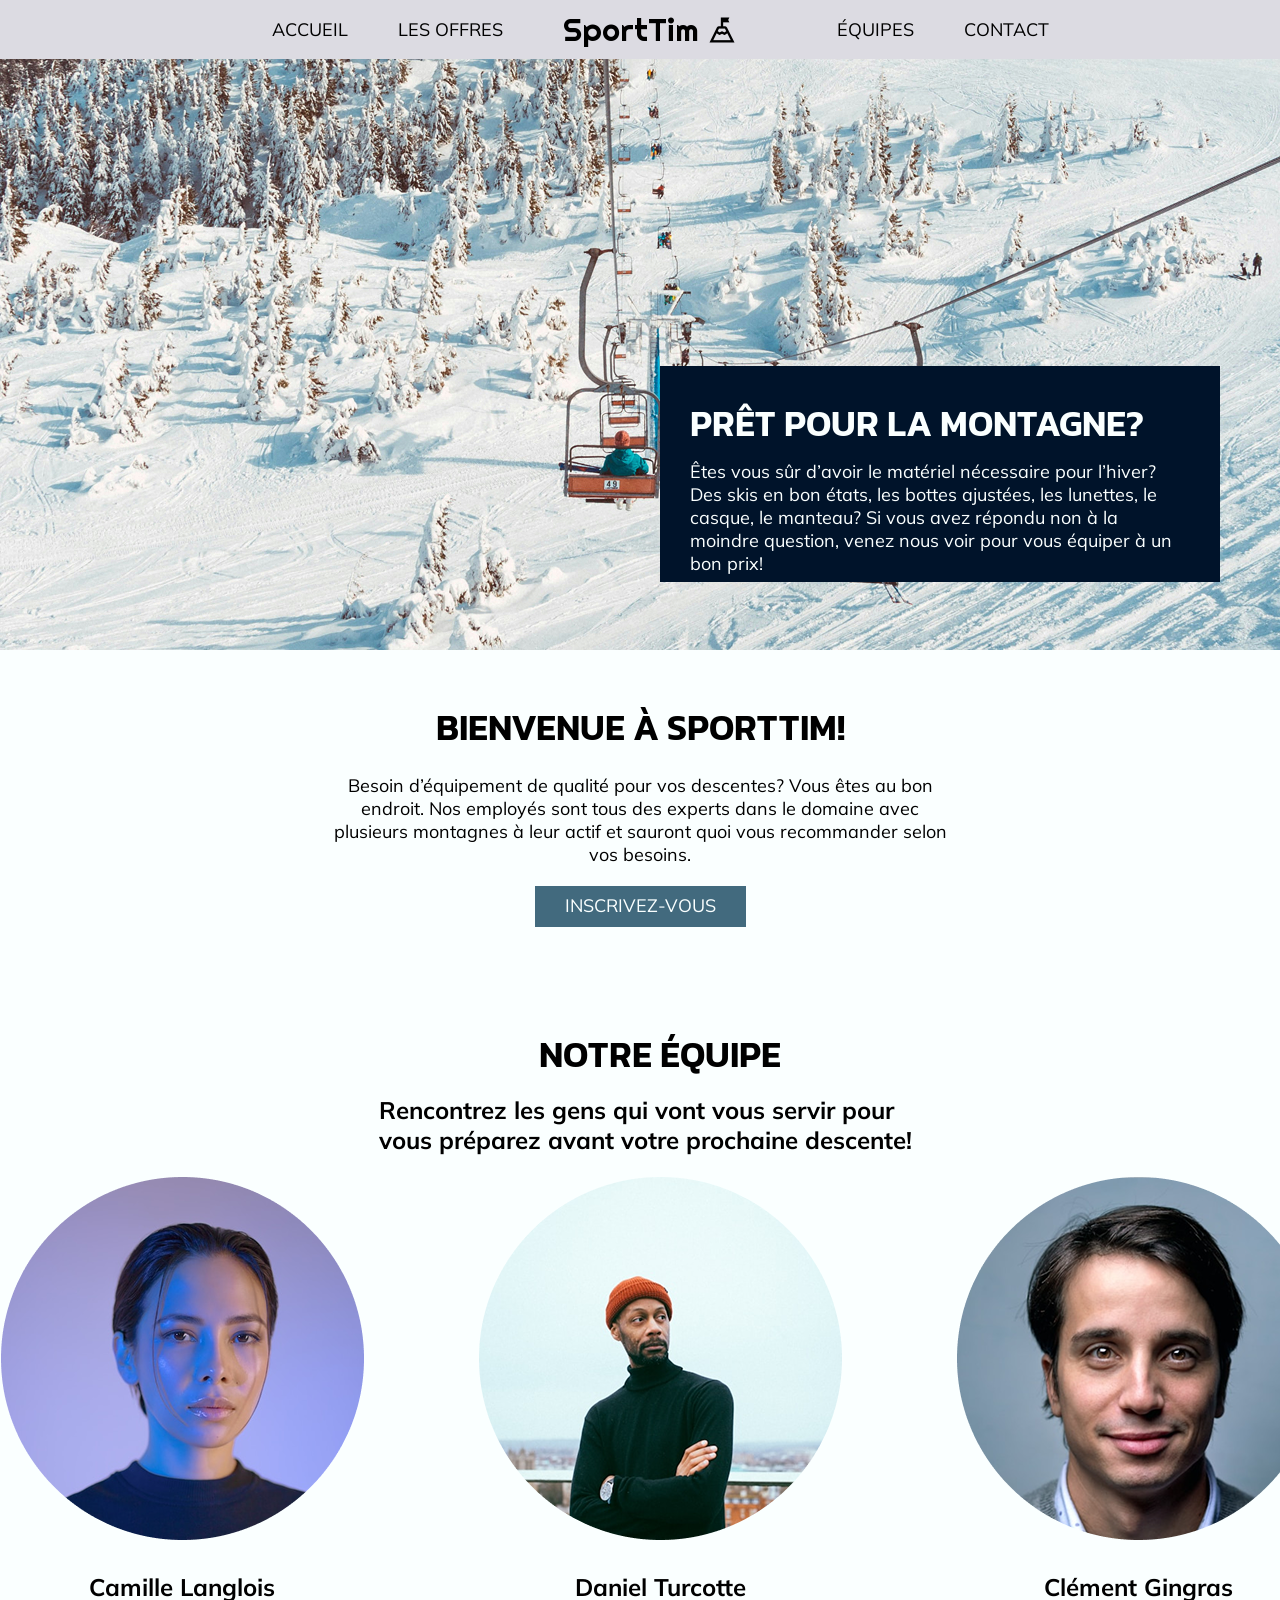
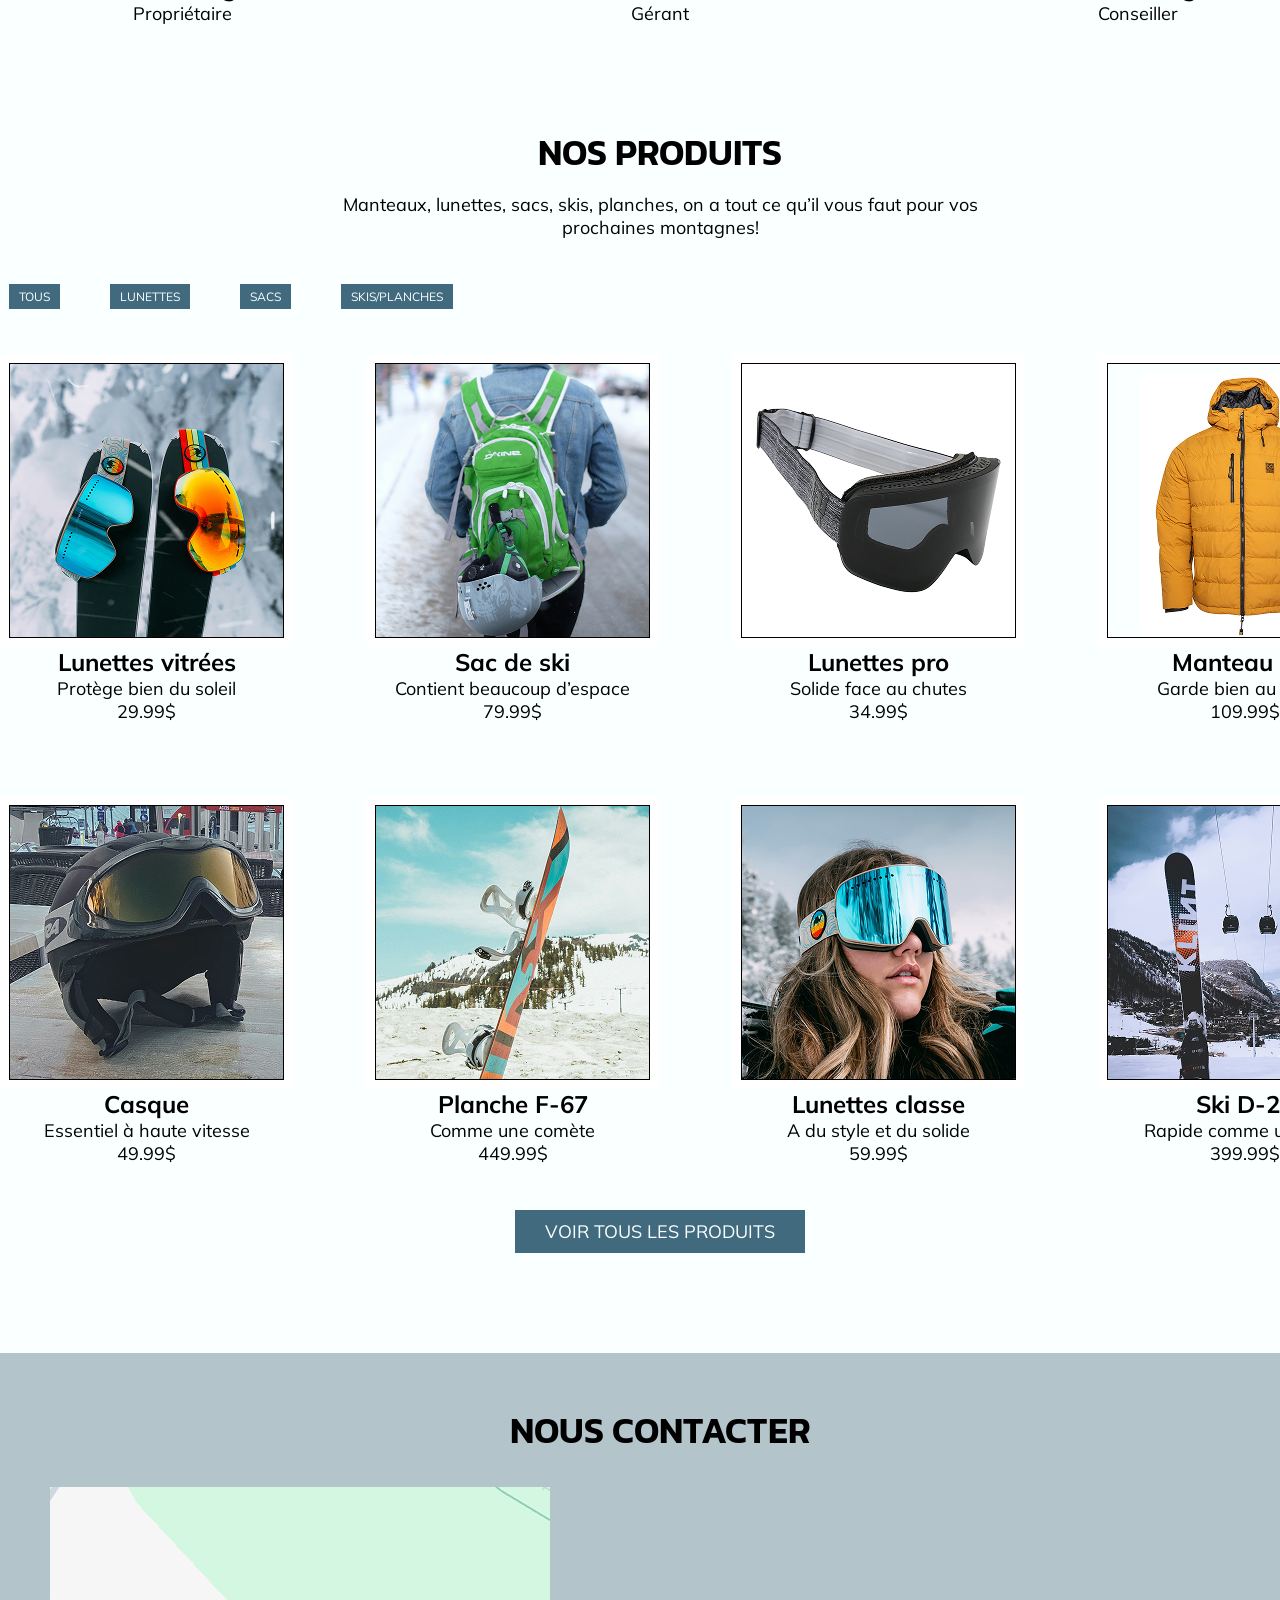
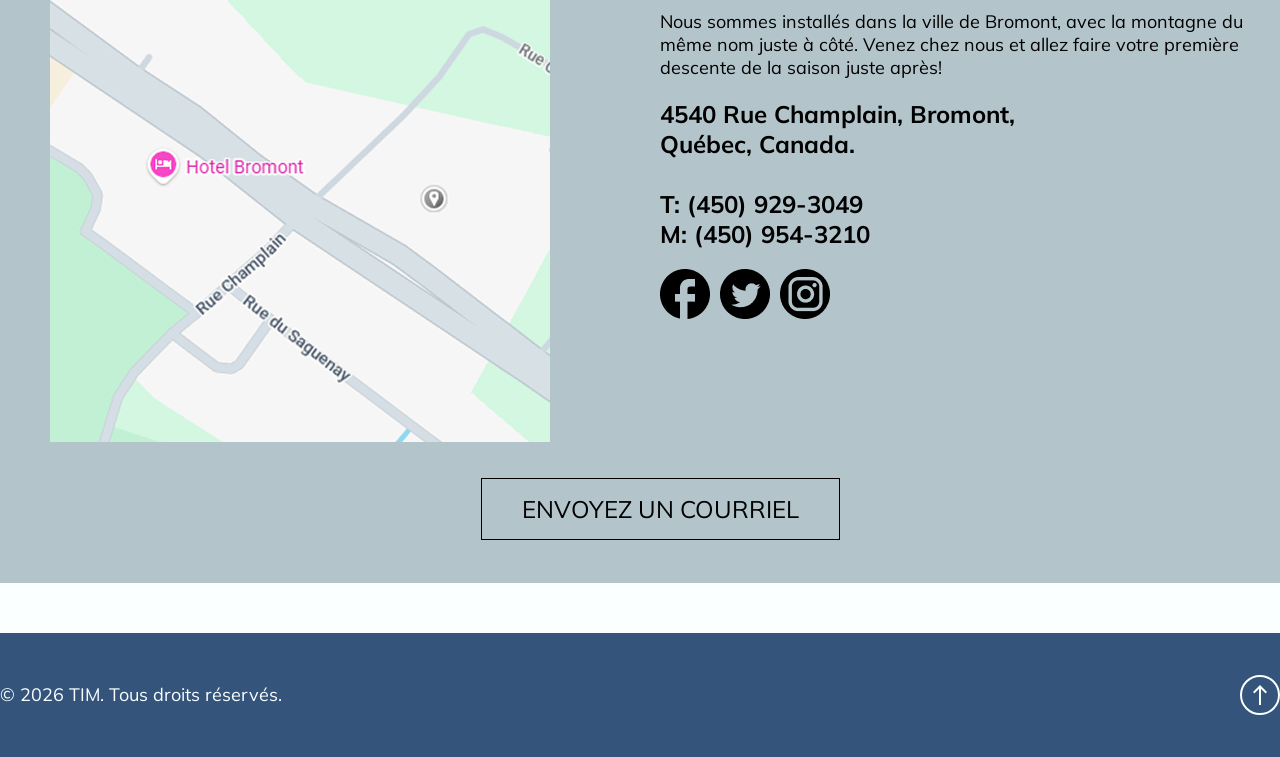
<file: index.html>
<!doctype html>
<html lang="fr">
  <head>
    <meta charset="UTF-8" />
    <meta name="viewport" content="width=device-width, initial-scale=1.0" />
    <title>SportTim</title>
    <link rel="preconnect" href="https://fonts.googleapis.com" />
    <link rel="preconnect" href="https://fonts.gstatic.com" crossorigin />
    <link
      href="https://fonts.googleapis.com/css2?family=Kanit:ital,wght@0,100;0,200;0,300;0,400;0,500;0,600;0,700;0,800;0,900;1,100;1,200;1,300;1,400;1,500;1,600;1,700;1,800;1,900&family=Mulish:ital,wght@0,200..1000;1,200..1000&family=Righteous&display=swap"
      rel="stylesheet"
    />
    <link
      rel="stylesheet"
      href="https://fonts.googleapis.com/css2?family=Material+Symbols+Outlined:opsz,wght,FILL,GRAD@20..48,100..700,0..1,-50..200"
    />
    <script src="scripts.js" defer></script>
    <link rel="stylesheet" href="styles/normalize.css" />
    <link rel="stylesheet" href="styles/style.css" />
  </head>
  <body>
    <!--   HEADER  -->
    <header>
      <div class="boiteNav">
        <nav>
          <ul>
            <li><a href="index.html">Accueil</a></li>
            <li><a href="liste-articles.html">Les offres</a></li>
          </ul>
        </nav>

        <a href="index.html" class="logo">
          SportTim
          <span class="mountain material-symbols-outlined">
            mountain_flag
          </span>
        </a>

        <nav>
          <ul>
            <li><a href="#equipe">Équipes</a></li>
            <li><a href="#contact">Contact</a></li>
          </ul>
        </nav>
      </div>
    </header>

    <!--   HERO  -->

    <section class="hero">
      <div class="wrapper">
        <div class="contenu">
          <h2>Prêt pour la montagne?</h2>
          <p>
            Êtes vous sûr d’avoir le matériel nécessaire pour l’hiver? Des skis
            en bon états, les bottes ajustées, les lunettes, le casque, le
            manteau? Si vous avez répondu non à la moindre question, venez nous
            voir pour vous équiper à un bon prix!
          </p>
        </div>
      </div>
    </section>

    <!--   INSCRIPTION  -->

    <section class="inscription">
      <div class="wrapper">
        <h2>Bienvenue à SportTim!</h2>

        <p>
          Besoin d’équipement de qualité pour vos descentes? Vous êtes au bon
          endroit. Nos employés sont tous des experts dans le domaine avec
          plusieurs montagnes à leur actif et sauront quoi vous recommander
          selon vos besoins.
        </p>

        <button>Inscrivez-vous</button>
      </div>
    </section>

    <!--   ÉQUIPE  -->

    <section class="equipe" id="equipe">
      <div class="wrapper">
        <div class="titreEquipe">
          <h2>Notre équipe</h2>
          <h3>
            Rencontrez les gens qui vont vous servir pour vous préparez avant
            votre prochaine descente!
          </h3>
        </div>

        <div class="carousel">
          <article>
            <img class="employe" src="images/Camille.png" alt="" />
            <h3>Camille Langlois</h3>
            <p>Propriétaire</p>
          </article>
          <article>
            <img class="employe" src="images/Daniel.png" alt="" />
            <h3>Daniel Turcotte</h3>
            <p>Gérant</p>
          </article>
          <article>
            <img class="employe" src="images/Clément.png" alt="" />
            <h3>Clément Gingras</h3>
            <p>Conseiller</p>
          </article>
        </div>
      </div>
    </section>

    <!--   PRODUITS  -->

    <section class="produits">
      <div class="wrapper">
        <div class="titreProduits">
          <h2>Nos produits</h2>
          <p>
            Manteaux, lunettes, sacs, skis, planches, on a tout ce qu’il vous
            faut pour vos prochaines montagnes!
          </p>
        </div>
        <div class="navProduits">
          <a>Tous</a><a>Lunettes</a><a>Sacs</a><a>Skis/planches</a>
        </div>
        <div class="cases">
          <article class="cartes">
            <a href="fiche-produit.html" class="card">
                <div class="hover">
                <span class="material-symbols-outlined">add_2</span>
              </div>
              <img src="images/lunetteVitre.png" alt=""
            /></a>
            <h3>Lunettes vitrées</h3>
            <p>Protège bien du soleil</p>
            <p>29.99$</p>
          </article>
          <article class="cartes">
            <a href="fiche-produit.html" class="card">
                <img src="images/sac.png" alt=""/>
                            <div class="hover">
                <span class="material-symbols-outlined">add_2</span>
              </div></a>
            <h3>Sac de ski</h3>
            <p>Contient beaucoup d’espace</p>
            <p>79.99$</p>
          </article>
          <article class="cartes">
            <a href="fiche-produit.html" class="card"><img src="images/lunettePro.png" alt=""
            />                <div class="hover">
                <span class="material-symbols-outlined">add_2</span>
              </div></a>
            <h3>Lunettes pro</h3>
            <p>Solide face au chutes</p>
            <p>34.99$</p>
          </article>
          <article class="cartes">
            <a href="fiche-produit.html" class="card">
                <img src="images/manteau.png" alt=""/>
            <div class="hover">
                <span class="material-symbols-outlined">add_2</span>
              </div></a>
            <h3>Manteau pro</h3>
            <p>Garde bien au chaud</p>
            <p>109.99$</p>
          </article>
          <article class="cartes">
            <a href="fiche-produit.html" class="card">
                <img src="images/casque.png" alt=""/>
                <div class="hover">
                <span class="material-symbols-outlined">add_2</span>
              </div></a>
            <h3>Casque</h3>
            <p>Essentiel à haute vitesse</p>
            <p>49.99$</p>
          </article>
          <article class="cartes">
            <a href="fiche-produit.html" class="card"
              ><img src="images/planche.png" alt=""
            />                <div class="hover">
                <span class="material-symbols-outlined">add_2</span>
              </div></a>
            <h3>Planche F-67</h3>
            <p>Comme une comète</p>
            <p>449.99$</p>
          </article>
          <article class="cartes">
            <a href="fiche-produit.html" class="card"
              ><img src="images/lunetteClasse.png" alt=""
            />                <div class="hover">
                <span class="material-symbols-outlined">add_2</span>
              </div></a>
            <h3>Lunettes classe</h3>
            <p>A du style et du solide</p>
            <p>59.99$</p>
          </article>
          <article class="cartes">
            <a href="fiche-produit.html" class="card"
              ><img src="images/ski.png" alt=""
            />                <div class="hover">
                <span class="material-symbols-outlined">add_2</span>
              </div></a>
            <h3>Ski D-29</h3>
            <p>Rapide comme un éclair</p>
            <p>399.99$</p>
          </article>
        </div>
        <a class="ctaProduits" href="liste-articles.html"
          >Voir tous les produits</a
        >
      </div>
    </section>

    <!--   CONTACTER  -->

    <section class="contacter" id="contact">
      <div class="wrapper">
        <div class="conteneurContact">
          <h2>Nous contacter</h2>
          <div class="colonnes">
            <div class="colonne1">
              <img src="images/map.png" alt="" />
            </div>
            <div class="colonne2">
              <p>
                Nous sommes installés dans la ville de Bromont, avec la montagne
                du même nom juste à côté. Venez chez nous et allez faire votre
                première descente de la saison juste après!
              </p>

              <div class="adresse">
                <h3>4540 Rue Champlain, Bromont, Québec, Canada.</h3>
                <div class="telephone">
                  <h3>T: (450) 929-3049</h3>
                  <h3>M: (450) 954-3210</h3>
                </div>
              </div>

              <div class="nav-social">
                <a href="https://www.facebook.com/" target="_blank"
                  ><img src="images/facebook.png" alt=""
                /></a>
                <a href="https://x.com/" target="_blank"
                  ><img src="images/twitter.png" alt=""
                /></a>
                <a href="https://www.instagram.com/" target="_blank"
                  ><img src="images/insta.png" alt=""
                /></a>
              </div>
            </div>
          </div>

          <a href="mailto:2289367@cegepmontpetit.ca" class="courriel"
            >Envoyez un courriel</a
          >
        </div>
      </div>
    </section>

    <!--   FOOTER  -->

    <footer>
      <div class="wrapper">
        <p>© 2026 TIM. Tous droits réservés.</p>

        <a href="#"><span class="material-symbols-outlined">north</span></a>
      </div>
    </footer>

    <!--   MODALE  -->

    <div class="modal"></div>
  </body>
</html>
</file>
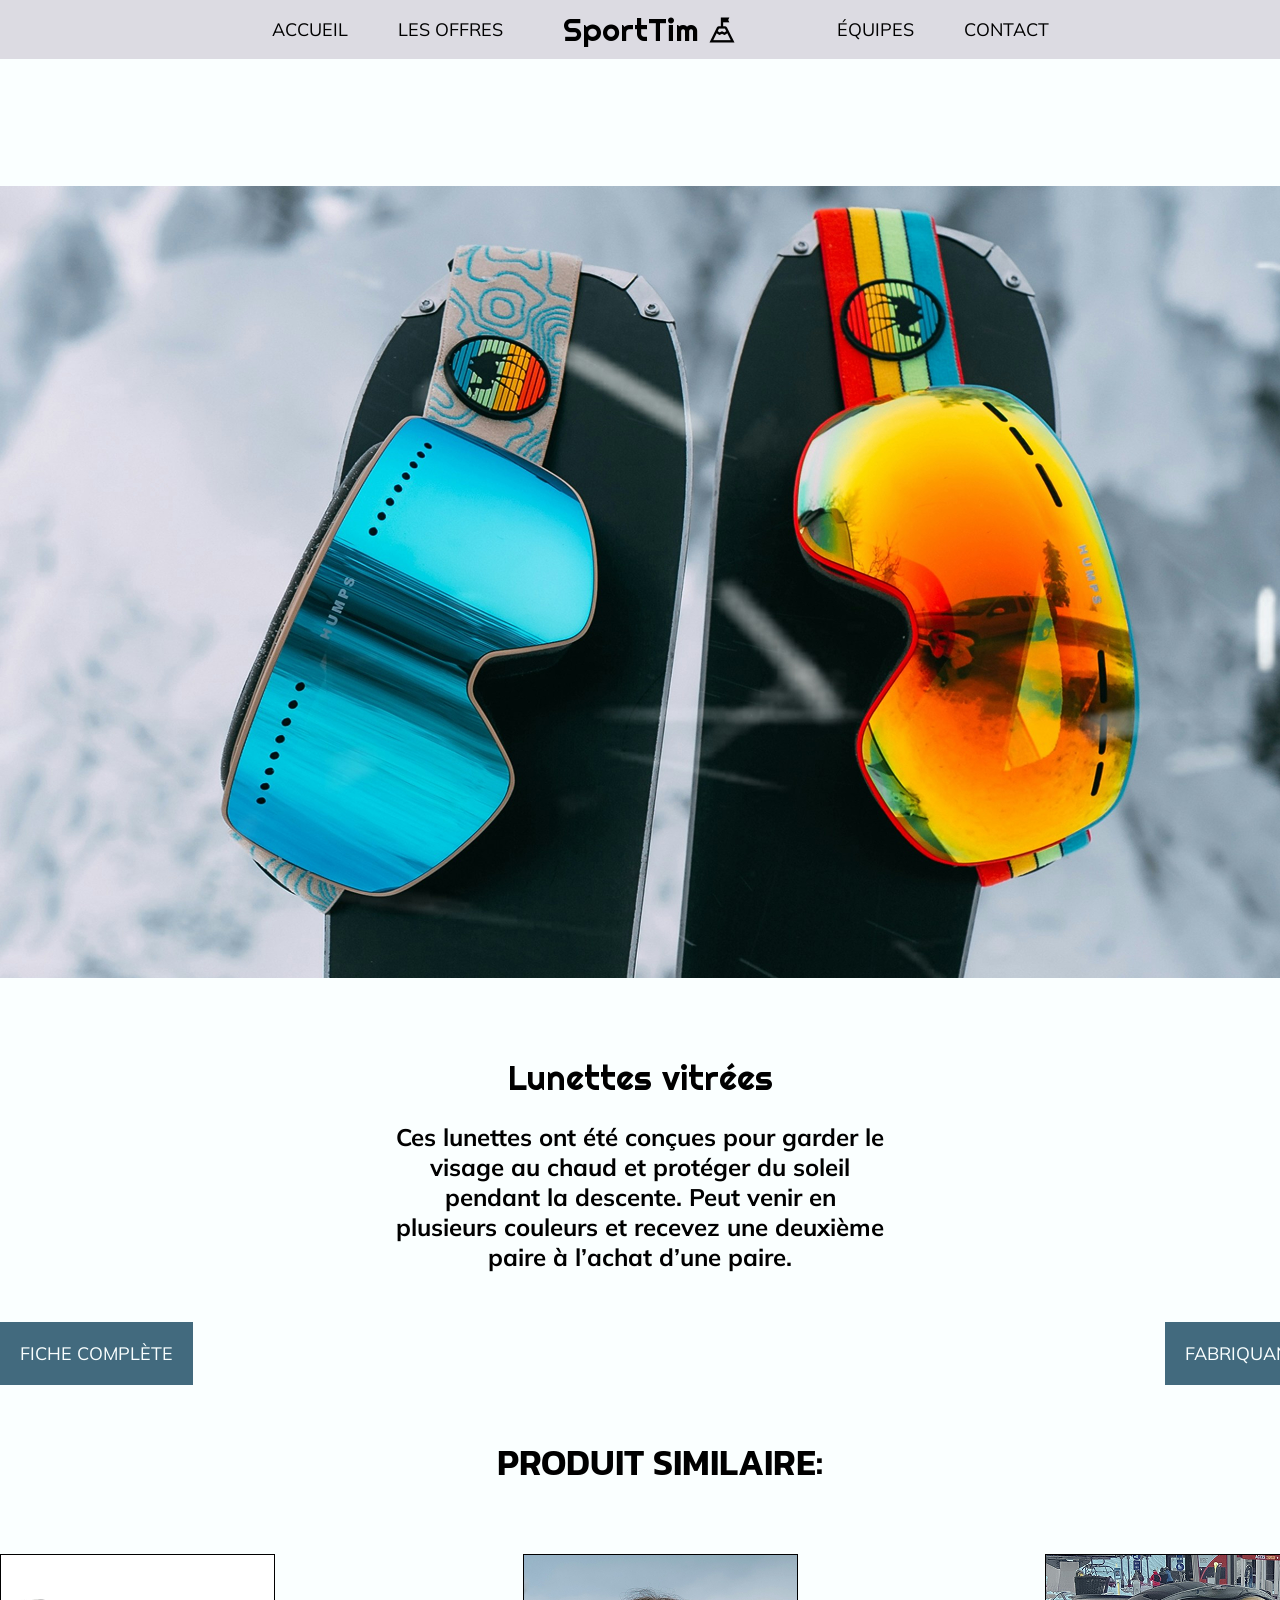
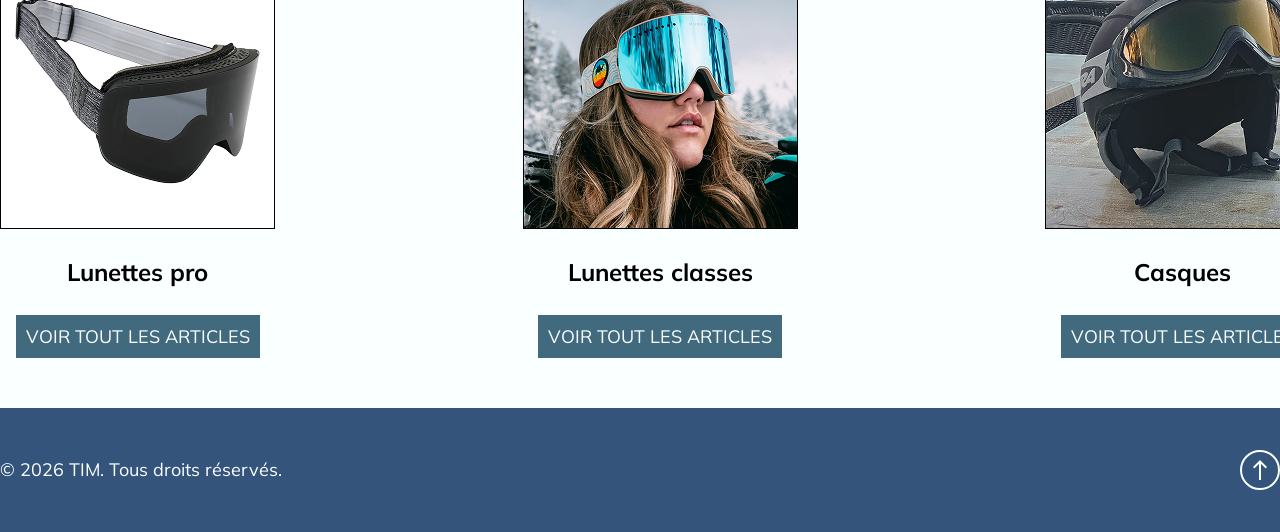
<file: fiche-produit.html>
<!DOCTYPE html>
<html lang="fr">
<head>
    <meta charset="UTF-8">
    <meta name="viewport" content="width=device-width, initial-scale=1.0">
    <title>Fiche produit</title>
    <link rel="preconnect" href="https://fonts.googleapis.com">
    <link rel="preconnect" href="https://fonts.gstatic.com" crossorigin>
    <link href="https://fonts.googleapis.com/css2?family=Kanit:ital,wght@0,100;0,200;0,300;0,400;0,500;0,600;0,700;0,800;0,900;1,100;1,200;1,300;1,400;1,500;1,600;1,700;1,800;1,900&family=Mulish:ital,wght@0,200..1000;1,200..1000&family=Righteous&display=swap" rel="stylesheet">
    <link rel="stylesheet" href="https://fonts.googleapis.com/css2?family=Material+Symbols+Outlined:opsz,wght,FILL,GRAD@20..48,100..700,0..1,-50..200" />
    <script src="scripts.js" defer></script>
    <link rel="stylesheet" href="styles/normalize.css">
    <link rel="stylesheet" href="styles/style.css">
</head>
<body>
    <header>
        <div class="boiteNav">
            <nav>
                <ul>
                    <li><a href="index.html">Accueil</a></li>
                    <li><a href="liste-articles.html">Les offres</a></li>
                </ul>

            </nav>

            <a href="index.html" class="logo">
                SportTim
                <span class="mountain material-symbols-outlined">
                mountain_flag
                </span>
            </a>

            <nav>
                <ul>
                    <li><a href="index.html#equipe">Équipes</a></li>
                    <li><a href="index.html#contact">Contact</a></li>
                </ul>

            </nav>
        </div>
    </header>
    
    <div class="wrapper">
        <img class="imgPrincipale" src="images/lunetteVitreLarge.png" alt="">
    </div>

    <section class="descriptionProduit">
        <div class="wrapper">
            <h1>
                Lunettes vitrées
            </h1>

            <h3>
                Ces lunettes ont été conçues pour garder le visage au chaud et protéger du soleil pendant la descente. Peut venir en plusieurs couleurs et recevez une deuxième paire à l’achat d’une paire.
            </h3>
        </div>
    </section>

    <div class="btnProduit">
        <div class="wrapper">
           <a href="lunettes_ski.pdf" download="article.pdf" class="fiche">Fiche complète</a>
           <a href="https://oberson.com/products/dragon-lunettes-de-ski-dx3-plus-otg-adulte-164434" target="_blank">Fabriquant</a>
        </div>
    </div>

    <section class="produitsSimilaire">
        <div class="wrapper">
            <h2>
                Produit similaire:
            </h2>
            <div class="carouselProduits">
                <article>
                    <img src="images/lunettePro.png" alt="">
                    <h3>Lunettes pro</h3>
                    <a href="liste-articles.html">Voir tout les articles</a>
                </article>
                <article>
                    <img src="images/lunetteClasse.png" alt="">
                    <h3>Lunettes classes</h3>
                    <a href="liste-articles.html">Voir tout les articles</a>
                </article>
                <article>
                    <img src="images/casque.png" alt="">
                    <h3>Casques</h3>
                    <a href="liste-articles.html">Voir tout les articles</a>
                </article>
            </div>
        </div>
    </section>

    <footer>
        <div class="wrapper">
            <p>
                © 2026 TIM. Tous droits réservés.
            </p>

            <a href="#"><span class="material-symbols-outlined">north</span></a>

            
        </div>
    </footer>
    
</body>
</html>
</file>
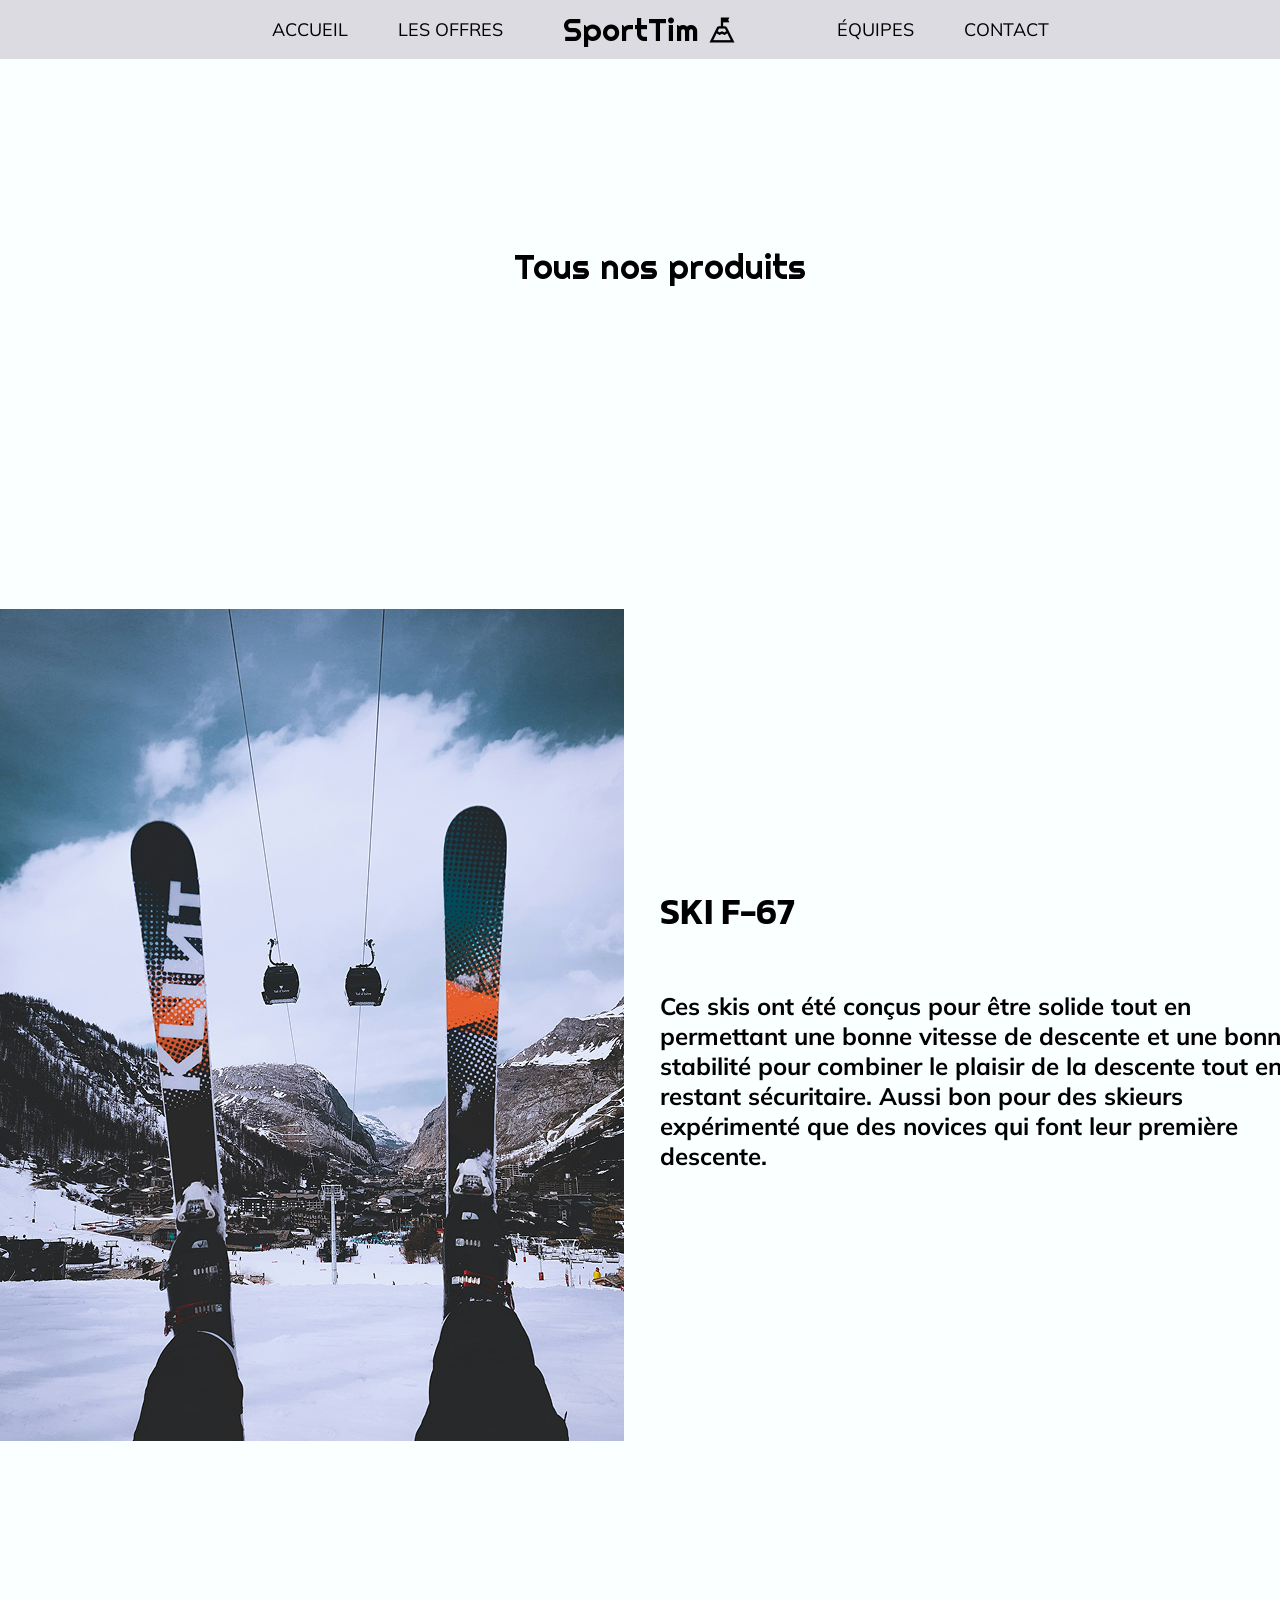
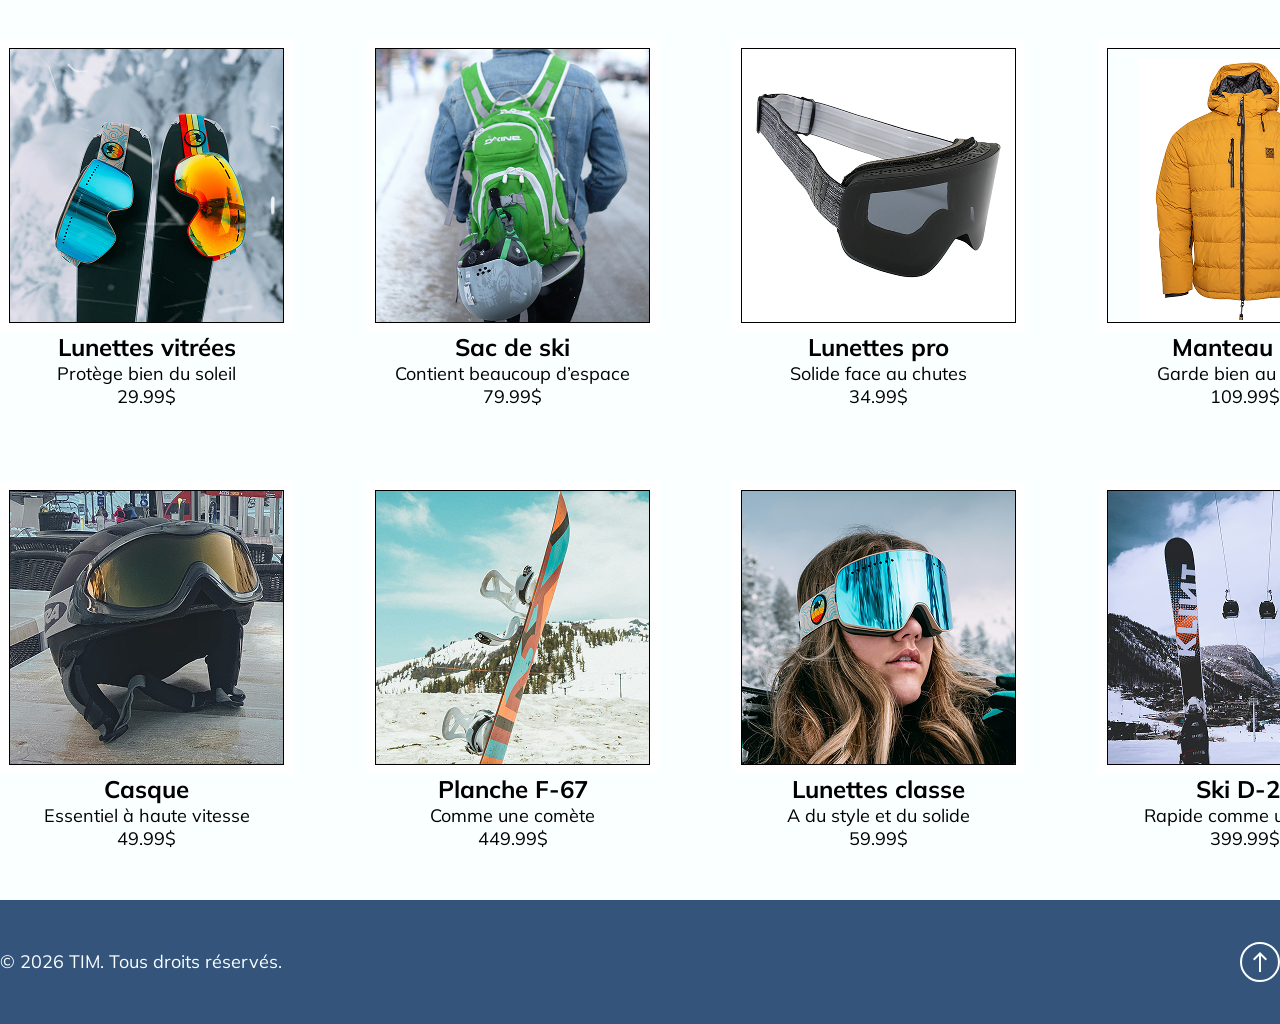
<file: liste-articles.html>
<!DOCTYPE html>
<html lang="fr">
<head>
    <meta charset="UTF-8">
    <meta name="viewport" content="width=device-width, initial-scale=1.0">
    <title>Produits</title>
    <link rel="preconnect" href="https://fonts.googleapis.com">
    <link rel="preconnect" href="https://fonts.gstatic.com" crossorigin>
    <link href="https://fonts.googleapis.com/css2?family=Kanit:ital,wght@0,100;0,200;0,300;0,400;0,500;0,600;0,700;0,800;0,900;1,100;1,200;1,300;1,400;1,500;1,600;1,700;1,800;1,900&family=Mulish:ital,wght@0,200..1000;1,200..1000&family=Righteous&display=swap" rel="stylesheet">
    <link rel="stylesheet" href="https://fonts.googleapis.com/css2?family=Material+Symbols+Outlined:opsz,wght,FILL,GRAD@20..48,100..700,0..1,-50..200" />
    <script src="scripts.js" defer></script>
    <link rel="stylesheet" href="styles/normalize.css">
    <link rel="stylesheet" href="styles/style.css">
</head>
<body>
    <header>
        <div class="boiteNav">
            <nav>
                <ul>
                    <li><a href="index.html">Accueil</a></li>
                    <li><a href="liste-articles.html">Les offres</a></li>
                </ul>

            </nav>

            <a href="index.html" class="logo">
                SportTim
                <span class="mountain material-symbols-outlined">
                mountain_flag
                </span>
            </a>

            <nav>
                <ul>
                    <li><a href="index.html#equipe">Équipes</a></li>
                    <li><a href="index.html#contact">Contact</a></li>
                </ul>

            </nav>
        </div>
    </header>

    <div class="titrePagesProduits">
        <div class="wrapper">
            <h1>Tous nos produits</h1>
        </div>

    </div>

    <section class="vedette">
        <div class="wrapper">
            <div class="colonneVedette">
                <div class="imageVedette">
                    <img src="images/vedette.png" alt="">
                </div>

                <div class="texteVedette">
                    <h2>
                        Ski F-67
                    </h2>
                    <h3>
                        Ces skis ont été conçus pour être solide tout en permettant une bonne vitesse de descente et une bonne stabilité pour combiner le plaisir de la descente tout en restant sécuritaire. Aussi bon pour des skieurs expérimenté que des novices qui font leur première descente.
                    </h3>
                </div>

            </div>

        </div>

    </section>

    <section class="produits liste">
            <div class="wrapper">
                <div class="cases">
          <article class="cartes">
            <a href="fiche-produit.html" class="card">
                <div class="hover">
                <span class="material-symbols-outlined">add_2</span>
              </div>
              <img src="images/lunetteVitre.png" alt=""
            /></a>
            <h3>Lunettes vitrées</h3>
            <p>Protège bien du soleil</p>
            <p>29.99$</p>
          </article>
          <article class="cartes">
            <a href="fiche-produit.html" class="card">
                <img src="images/sac.png" alt=""/>
                            <div class="hover">
                <span class="material-symbols-outlined">add_2</span>
              </div></a>
            <h3>Sac de ski</h3>
            <p>Contient beaucoup d’espace</p>
            <p>79.99$</p>
          </article>
          <article class="cartes">
            <a href="fiche-produit.html" class="card"><img src="images/lunettePro.png" alt=""
            />                <div class="hover">
                <span class="material-symbols-outlined">add_2</span>
              </div></a>
            <h3>Lunettes pro</h3>
            <p>Solide face au chutes</p>
            <p>34.99$</p>
          </article>
          <article class="cartes">
            <a href="fiche-produit.html" class="card">
                <img src="images/manteau.png" alt=""/>
            <div class="hover">
                <span class="material-symbols-outlined">add_2</span>
              </div></a>
            <h3>Manteau pro</h3>
            <p>Garde bien au chaud</p>
            <p>109.99$</p>
          </article>
          <article class="cartes">
            <a href="fiche-produit.html" class="card">
                <img src="images/casque.png" alt=""/>
                <div class="hover">
                <span class="material-symbols-outlined">add_2</span>
              </div></a>
            <h3>Casque</h3>
            <p>Essentiel à haute vitesse</p>
            <p>49.99$</p>
          </article>
          <article class="cartes">
            <a href="fiche-produit.html" class="card"
              ><img src="images/planche.png" alt=""
            />                <div class="hover">
                <span class="material-symbols-outlined">add_2</span>
              </div></a>
            <h3>Planche F-67</h3>
            <p>Comme une comète</p>
            <p>449.99$</p>
          </article>
          <article class="cartes">
            <a href="fiche-produit.html" class="card"
              ><img src="images/lunetteClasse.png" alt=""
            />                <div class="hover">
                <span class="material-symbols-outlined">add_2</span>
              </div></a>
            <h3>Lunettes classe</h3>
            <p>A du style et du solide</p>
            <p>59.99$</p>
          </article>
          <article class="cartes">
            <a href="fiche-produit.html" class="card"
              ><img src="images/ski.png" alt=""
            />                <div class="hover">
                <span class="material-symbols-outlined">add_2</span>
              </div></a>
            <h3>Ski D-29</h3>
            <p>Rapide comme un éclair</p>
            <p>399.99$</p>
          </article>
        </div>
            </div>
    </section>

    <footer>
        <div class="wrapper">
            <p>
                © 2026 TIM. Tous droits réservés.
            </p>

            <a href="#"><span class="material-symbols-outlined">north</span></a>

            
        </div>
    </footer>
    
</body>
</html>
</file>
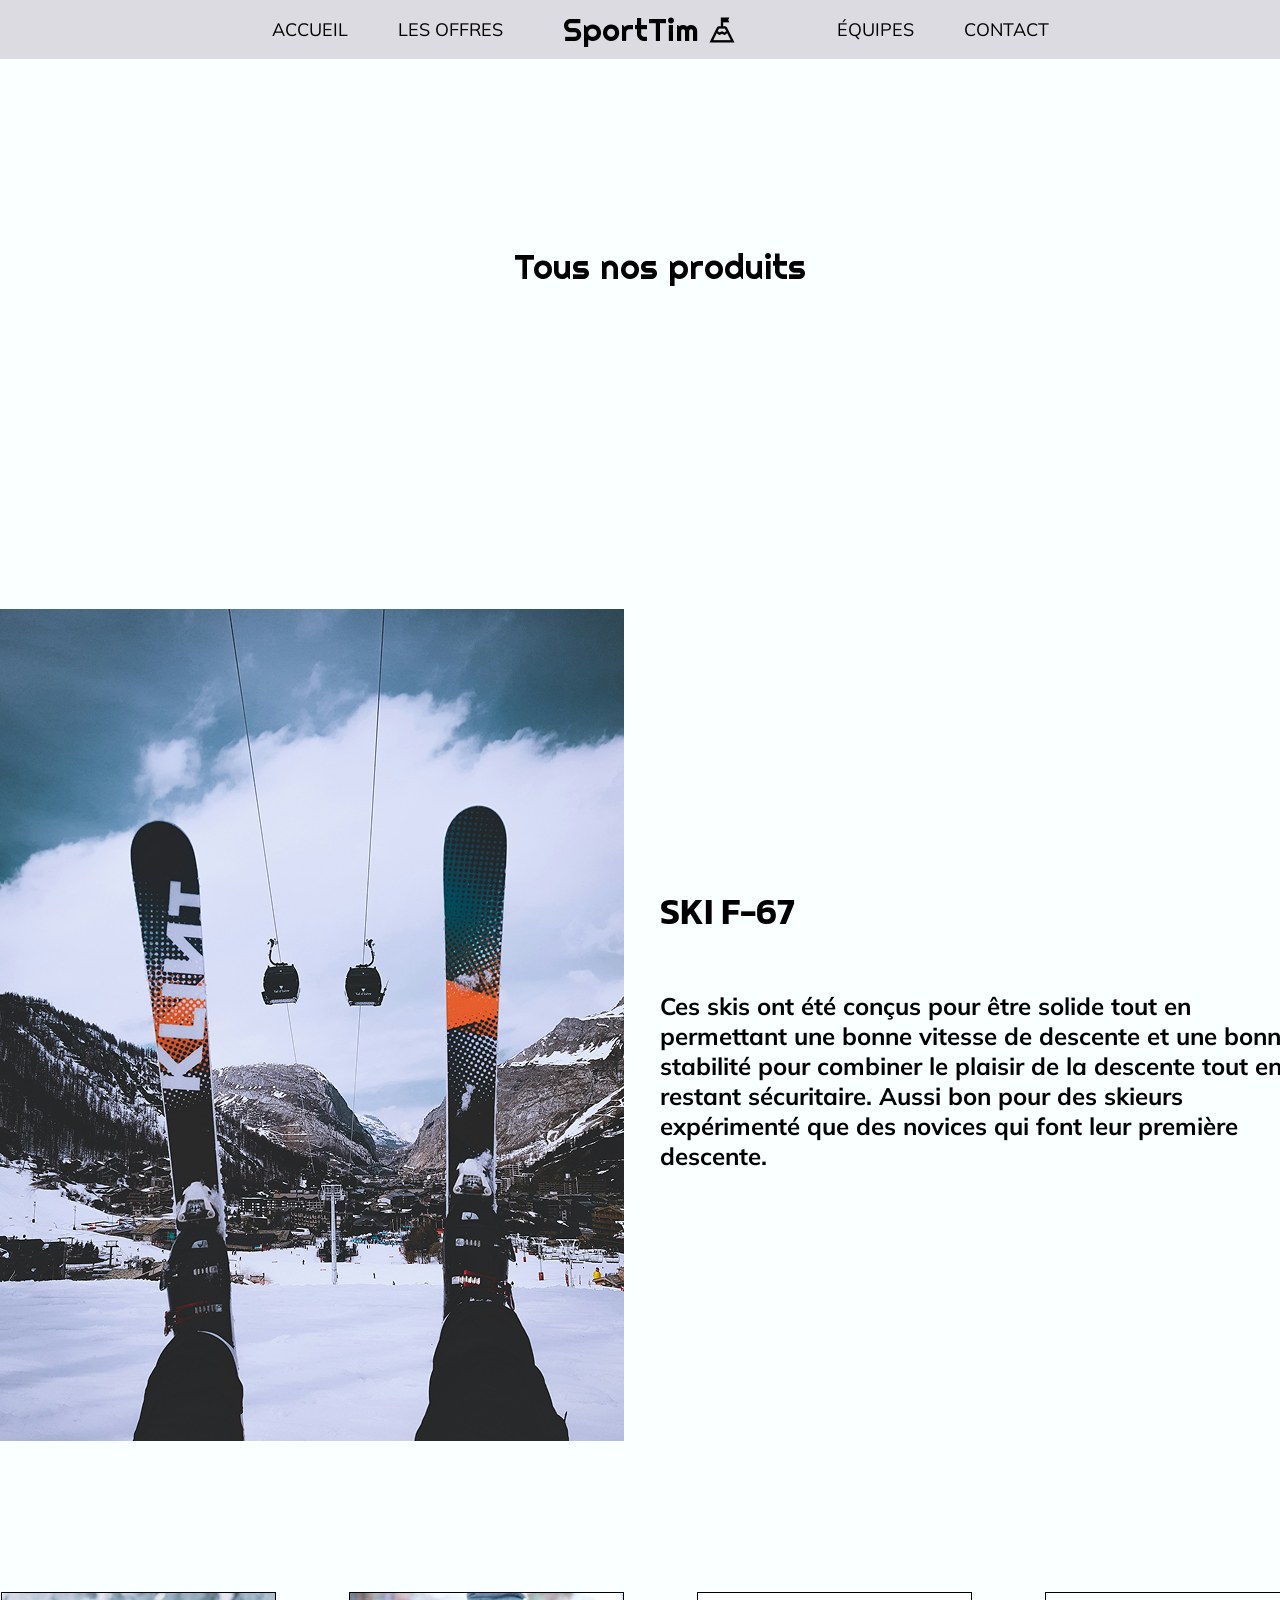
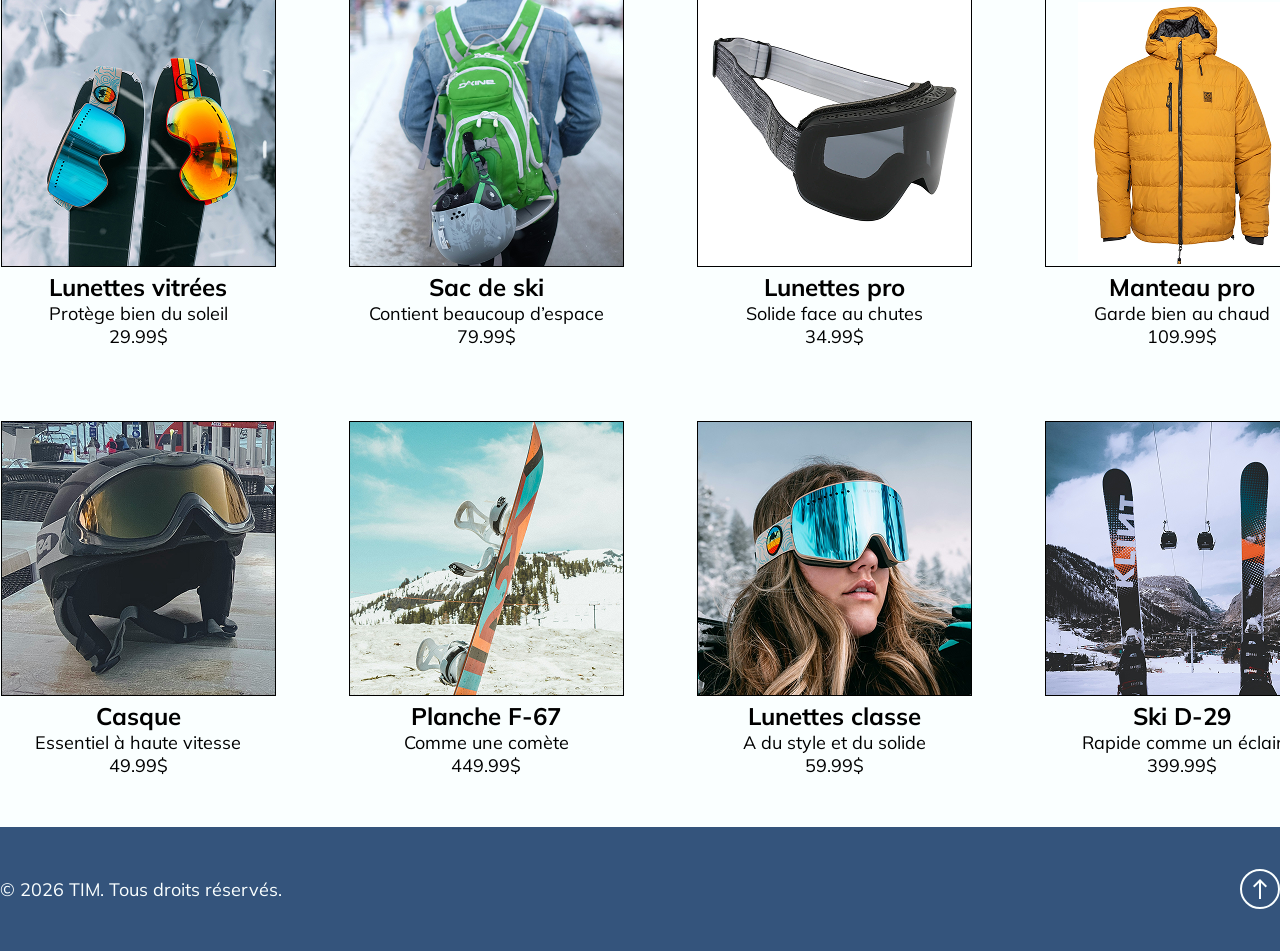
<file: produits.html>
<!DOCTYPE html>
<html lang="fr">
<head>
    <meta charset="UTF-8">
    <meta name="viewport" content="width=device-width, initial-scale=1.0">
    <title>Produits</title>
    <link rel="preconnect" href="https://fonts.googleapis.com">
    <link rel="preconnect" href="https://fonts.gstatic.com" crossorigin>
    <link href="https://fonts.googleapis.com/css2?family=Kanit:ital,wght@0,100;0,200;0,300;0,400;0,500;0,600;0,700;0,800;0,900;1,100;1,200;1,300;1,400;1,500;1,600;1,700;1,800;1,900&family=Mulish:ital,wght@0,200..1000;1,200..1000&family=Righteous&display=swap" rel="stylesheet">
    <link rel="stylesheet" href="https://fonts.googleapis.com/css2?family=Material+Symbols+Outlined:opsz,wght,FILL,GRAD@20..48,100..700,0..1,-50..200" />
    <script src="scripts.js" defer></script>
    <link rel="stylesheet" href="styles/normalize.css">
    <link rel="stylesheet" href="styles/style.css">
</head>
<body>
    <header>
        <div class="boiteNav">
            <nav>
                <ul>
                    <li><a href="index.html">Accueil</a></li>
                    <li><a href="#">Les offres</a></li>
                </ul>

            </nav>

            <a href="index.html" class="logo">
                SportTim
                <span class="mountain material-symbols-outlined">
                mountain_flag
                </span>
            </a>

            <nav>
                <ul>
                    <li><a href="#">Équipes</a></li>
                    <li><a href="#">Contact</a></li>
                </ul>

            </nav>
        </div>
    </header>

    <div class="titrePagesProduits">
        <div class="wrapper">
            <h1>Tous nos produits</h1>
        </div>

    </div>

    <section class="vedette">
        <div class="wrapper">
            <div class="colonneVedette">
                <div class="imageVedette">
                    <img src="images/vedette.png" alt="">
                </div>

                <div class="texteVedette">
                    <h2>
                        Ski F-67
                    </h2>
                    <h3>
                        Ces skis ont été conçus pour être solide tout en permettant une bonne vitesse de descente et une bonne stabilité pour combiner le plaisir de la descente tout en restant sécuritaire. Aussi bon pour des skieurs expérimenté que des novices qui font leur première descente.
                    </h3>
                </div>

            </div>

        </div>

    </section>

    <section class="produits">
            <div class="wrapper">
                <div class="cases">
                    <article>
                        <a href="fiche-produit.html"><img src="images/lunetteVitre.png" alt=""></a>
                        <h3>Lunettes vitrées</h3>
                        <p>Protège bien du soleil</p>
                        <p>29.99$</p>
                    </article>
                    <article>
                        <a href="fiche-produit.html"><img src="images/sac.png" alt=""></a>
                        <h3>Sac de ski</h3>
                        <p>Contient beaucoup d’espace</p>
                        <p>79.99$</p>
                    </article>
                    <article>
                        <a href="fiche-produit.html"><img src="images/lunettePro.png" alt=""></a>
                        <h3>Lunettes pro</h3>
                        <p>Solide face au chutes</p>
                        <p>34.99$</p>
                    </article>
                    <article>
                        <a href="fiche-produit.html"><img src="images/manteau.png" alt=""></a>
                        <h3>Manteau pro</h3>
                        <p>Garde bien au chaud</p>
                        <p>109.99$</p>
                    </article>
                    <article>
                        <a href="fiche-produit.html"><img src="images/casque.png" alt=""></a>
                        <h3>Casque</h3>
                        <p>Essentiel à haute vitesse</p>
                        <p>49.99$</p>
                    </article>
                    <article>
                        <a href="fiche-produit.html"><img src="images/planche.png" alt=""></a>
                        <h3>Planche F-67</h3>
                        <p>Comme une comète</p>
                        <p>449.99$</p>
                    </article>
                    <article>
                        <a href="fiche-produit.html"><img src="images/lunetteClasse.png" alt=""></a>
                        <h3>Lunettes classe</h3>
                        <p>A du style et du solide</p>
                        <p>59.99$</p>
                    </article>
                    <article>
                    <a href="fiche-produit.html"><img src="images/ski.png" alt=""></a>
                        <h3>Ski D-29</h3>
                        <p>Rapide comme un éclair</p>
                        <p>399.99$</p>
                    </article>
                </div>
            </div>
    </section>

    <footer>
        <div class="wrapper">
            <p>
                © 2026 TIM. Tous droits réservés.
            </p>

            <a href="#"><span class="material-symbols-outlined">north</span></a>

            
        </div>
    </footer>
    
</body>
</html>
</file>
<file: styles/style.css>
/* ==========================================================================
   Generic
   ========================================================================== */
html {
  box-sizing: border-box;
}

*,
*:before,
*:after {
  box-sizing: inherit;
}

/* ==========================================================================
   Base   
    ========================================================================== */

    body{
        background-color: #FAFFFF;
        margin: 0;
        padding: 0;
        font: normal 400 1.125rem "Mulish", sans-serif;
    }


/* ==========================================================================
   Mise en page
   ========================================================================== */

   .wrapper{
    width: 1320px;
    margin-left: auto;
    margin-right: auto;
   }

   section{
      padding: 50px 0;
   }


/* ==========================================================================
   Element/typographie
   ========================================================================== */

   h1{
      font: normal 400 2.125rem "Righteous", sans-serif;
   }

   h2{
    font: normal 600 2.25rem "Kanit", sans-serif;
    margin: 0;
    padding: 0;
    text-transform: uppercase;
   }

   h3{
    font: normal 700 1.5rem "Mulish", sans-serif;
    margin: 0;
   }

   p{
    margin: 0;
   }
   


/* ==========================================================================
   Components
   ========================================================================== */




   /* ===================================================== GLOBAL ====================================================== */


   /* Header */

   header{
    background-color: #DCDBE2;
    position: fixed;
    width: 100%;
    z-index: 999;
   }

   .boiteNav{
    display: flex;
    justify-content: center;
    align-items: center;
    gap: 60px;
   }

   .boiteNav ul{
    display: flex;
    gap: 50px;
   }

   .boiteNav nav ul li{
    list-style: none;
    font: normal 400 1.125rem "Mulish", sans-serif;
    text-transform: uppercase;
   }

   .boiteNav a{
      text-decoration: none;
      color: #000;
   }

   .logo{
    display: flex;
    justify-content: center;
    align-items: center;
    gap: 8px;
    font: normal 400 1.9375rem "Righteous", sans-serif;
    margin: 0;
   }

   .mountain{
    font-size: 1.875rem;
   }
   

   /* Footer */

   footer{
      background-color: #34547C;
      color: #FAFFFF;
      height: 124px;
      display: flex;
      align-items: center;
   }
   
   footer .wrapper{
      display: flex;
      align-items: center;
      justify-content: space-between;
   }

   footer span{
      border: 2px solid #faffff;
      border-radius: 50%;
      padding: 6px;
   }

   footer a{
      color: #faffff;
   }

/* ===================================================== ACCUEIL ====================================================== */



   /* Hero */

   .hero{
    background: url(../images/hero_background.jpg);
    background-size: cover;
    background-repeat: no-repeat;
    height: 650px;
    width: 100%;
    padding: 0;
   }

   .hero .wrapper{
      width: 100%;
      height: 100%;
      display: flex;
      align-items: flex-end;
      justify-content: flex-end;
   }

   .hero .contenu{
      position: relative;
      right: 60px;
      bottom: 68px;
      color: #FAFFFF;
      background-color: #00132A;
      display: flex;
      flex-direction: column;
      width: 560px;
      height: 216px;
      padding: 30px;
      gap: 10px;
   }



   /* Inscription */

   .inscription .wrapper {
    display: flex;
    justify-content: center;
    flex-direction: column;
    align-items: center;
    gap: 20px;
   }

   .inscription{
    display: flex;
    justify-content: center;
    padding: 50px 60px;
   }

   .inscription p{
    text-align: center;
    width: 633px;
   }

   .inscription button{
    background-color: #426A7E;
    color: #FAFFFF;
    border: none;
    padding: 10px 30px;
    text-transform: uppercase;
   }

   .inscription button:hover{
      background-color: #083559; 
   }


   /* Équipe */
   

   .equipe .wrapper{
      display: flex;
      flex-direction: column;
      align-items: center;
      gap: 22px;
   }

   .titreEquipe{
      display: flex;
      justify-content: center;
      flex-direction: column;
      align-items: center;
      width: 562px;
      gap: 14px;
   }

   .carousel{
    display: flex;
    gap: 115px;
   }

   .carousel article{
      display: flex;
      flex-direction: column;
      justify-content: center;
      align-items: center;
   }

   .carousel h3{
      margin-top: 32px;
   }

   .employe:hover{
      cursor: pointer;
   }



   /* Produits */

   .produits .wrapper{
      display: flex;
      flex-direction: column;
      align-items: center;
      gap: 45px;
   }

   .titreProduits{
      display: flex;
      justify-content: center;
      flex-direction: column;
      align-items: center;
      width: 684px;
      gap: 14px;
      text-align: center;
   }

   .navProduits{
      display: flex;
      gap: 50px;
      width: 100%;
      padding-left: 9px;
   }

   .navProduits a{
    background-color: #426A7E;
    color: #FAFFFF;
    border: none;
    padding: 5px 10px;
    text-transform: uppercase;
    font-size: 0.75rem;
   }

   .navProduits a:hover{
      background-color: #083559;
   }

   .cases{
      display: grid;
      grid-template-columns: 1fr 1fr 1fr 1fr;
      gap: 73px;
      max-width: 100%;
   }

   .card{
      border: solid 9px white;
      z-index: 10;
      position: relative;
   }

   .card:hover{
      border: solid 9px black;
   }

   .card:hover .cardContent{
      opacity: 1;

   }

   .cases article{
      display: flex;
      flex-direction: column;
      align-items: center;
   }



   .cartes img{
      display: block;
      position: relative;
   }

   .card .hover span{
      display: flex;
      justify-content: center;
      align-items: center;
      align-self: center;
      font-size: 5.0625rem;
      color: #faffff;
   }

   .hover{
      position: absolute;
      top: 0;
      left: 0;
      background-color: rgba(52, 52, 52, 0.5);
      width: 100%;
      height: 100%;
      display: flex;
      align-items: center;
      justify-content: center;
      padding: 20px;
      opacity: 0;

      transition: all 0.4s ease-out;
      z-index: 999;
   }


   .card:hover .hover{
      opacity: 1;
   }

   .ctaProduits{
      background-color: #426A7E;
      color: #FAFFFF;
      border: none;
      padding: 10px 30px;
      text-transform: uppercase;
      text-decoration: none;
   }

   .ctaProduits:hover{
      background-color: #083559;
   }


   /* Contact */

   .wrapper .conteneurContact{
      display: flex;
      flex-direction: column;
      align-items: center;
      gap: 30px;
   }

   .conteneurContact{
      height: 830px;
      background-color: #B3C5CB;
      padding: 50px;
   }

   .colonnes{
      display: grid;
      grid-template-columns: 1fr 1fr;
   }

   .colonne2{
      display: flex;
      flex-direction: column;
      gap: 20px;
      justify-content: center;
   }

   .adresse{
      display: flex;
      flex-direction: column;
      gap: 30px;
   }

   .colonne2 h3{
      width: 372px;
   }

   .nav-social{
      display: flex;
      gap: 10px;
   }

   .courriel{
      background: none;
      text-transform: uppercase;
      padding: 15px 40px;
      font: normal 400 1.5rem "Mulish", sans-serif;
      text-decoration: none;
      border: 1px solid black;
      color: #000;
   }


   /* Modal */

   .modal{
      position: fixed;
      top: 0;
      left: 0;
      width : 100%;
      height : 100vh;
      z-index: 999;
      background-color: rgba(0, 0, 0, 0.8);
      align-content: center;
      justify-content: center;
      display: none;
   }

   .modal.visible{
   display: flex;
   }


   /* ===================================================== FICHE PRODUIT ====================================================== */

   .imgPrincipale{
      padding-top: 186px;
   }

   .descriptionProduit .wrapper{
      display: flex;
      flex-direction: column;
      align-items: center;
      text-align: center;
      width: 492px;
   }

   .btnProduit .wrapper{
      display: flex;
      justify-content: space-between;
   }

   .btnProduit a{
      background-color: #426A7E;
      color: #FAFFFF;
      border: none;
      padding: 20px 20px;
      text-transform: uppercase;
      text-decoration: none;
   }

   .btnProduit a:hover{
      background-color: #083559;
   }

   .carouselProduits{
      display: flex;
      justify-content: space-between;
   }

   .carouselProduits article{
      display: flex;
      flex-direction: column;
      align-items: center;
      gap: 28px;
   }

   .carouselProduits a{
      font: normal 400 1.125rem "Mulish", sans-serif;
      background-color: #426A7E;
      color: #FAFFFF;
      border: none;
      padding: 10px 10px;
      text-transform: uppercase;
      cursor: pointer;
      text-decoration: none;
   }

   .carouselProduits a:hover{
      background-color: #083559;
   }

   .produitsSimilaire{
      text-align: center;
   }

   .produitsSimilaire .wrapper{
      display: flex;
      flex-direction: column;
      gap: 65px;
   }

   .carouselProduits img{
      border: solid 9px none;
   }

   /* ===================================================== TOUT LES PRODUITS ====================================================== */

.titrePagesProduits{
   text-align: center;
   padding: 222px 0 248px 0;
}

.vedette{
   padding-bottom: 96.5px;
}

.liste{
padding-top: 96.5px;
}

.colonneVedette{
   display: grid;
   grid-template-columns: 1fr 1fr;
}

.texteVedette{
   display: flex;
   flex-direction: column;
   gap: 53px;
   justify-content: center;
}
</file>
